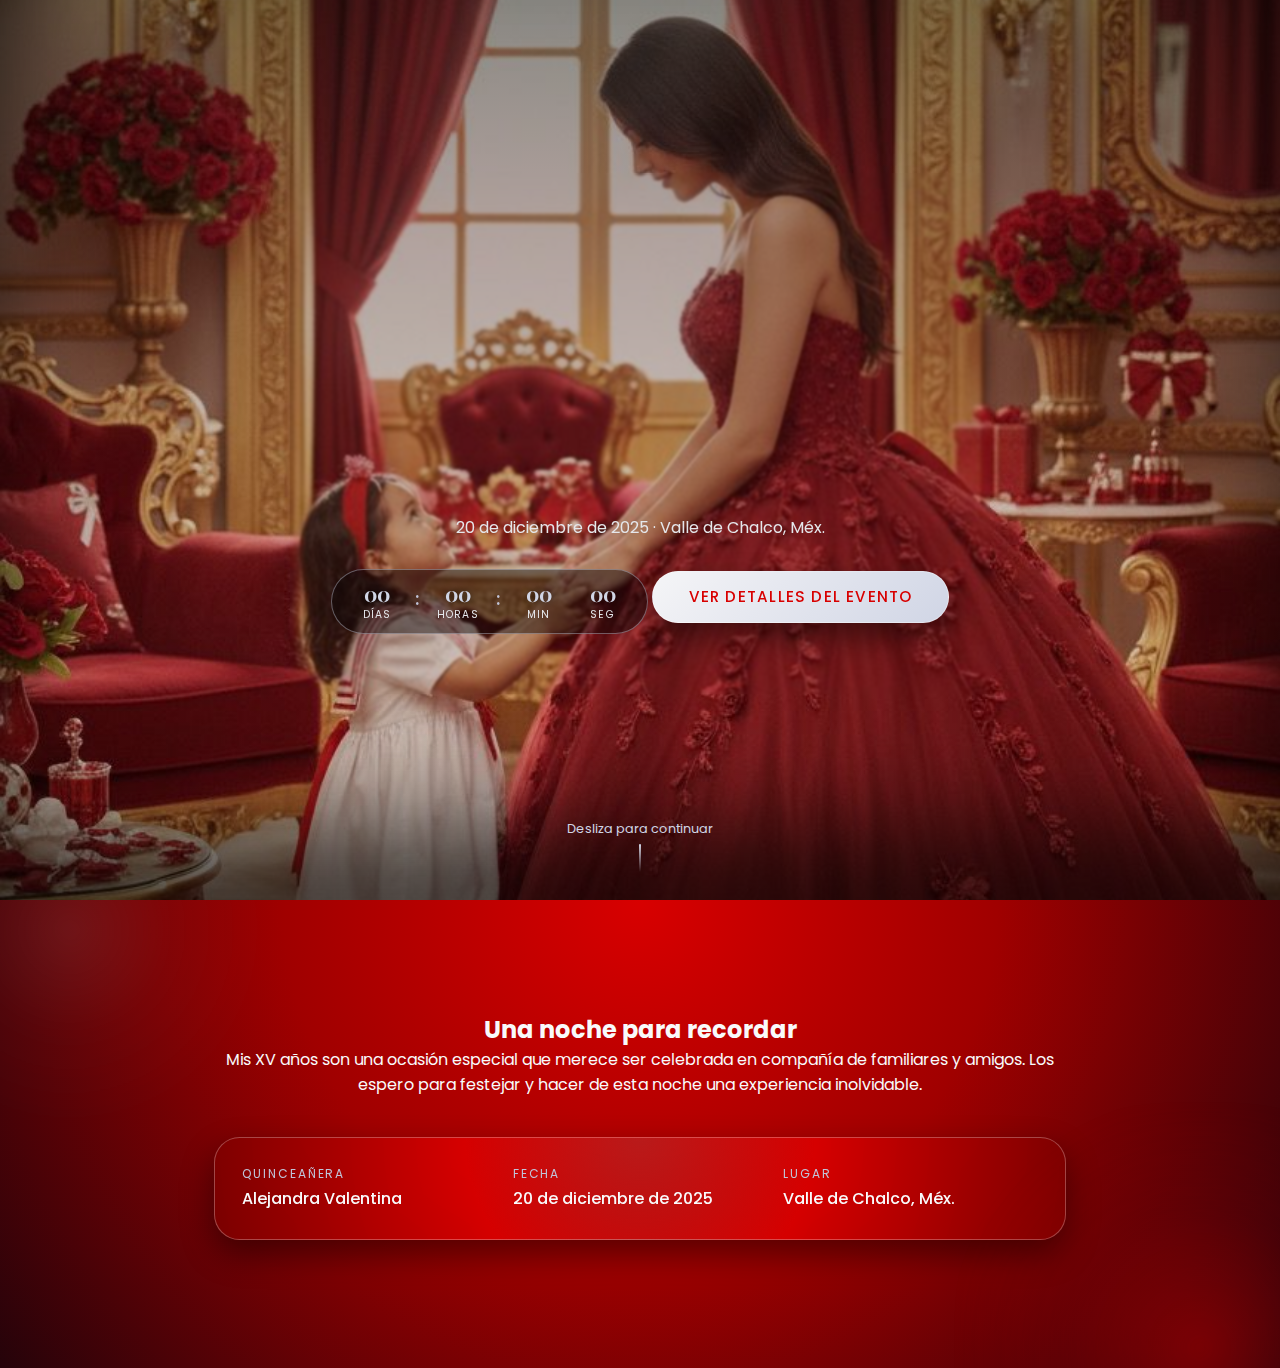
<file: Index.html>
<!DOCTYPE html>
<html lang="es">
<head>
  <meta charset="UTF-8" />
  <meta name="viewport" content="width=device-width, initial-scale=1.0" />
  <title>Invitación XV Años - Alejandra Valentina</title>

  <!-- Fuentes (opcional) -->
  <link rel="preconnect" href="https://fonts.googleapis.com" />
  <link rel="preconnect" href="https://fonts.gstatic.com" crossorigin />
  <link
    href="https://fonts.googleapis.com/css2?family=Playfair+Display:wght@500;700&family=Poppins:wght@300;400;500;600&display=swap"
    rel="stylesheet"
  />
  

  <link rel="stylesheet" href="styles.css" />
</head>
<body>
  <main>
    <!-- SECCIÓN 1: HERO / PORTADA -->
    <section class="hero" id="inicio">
      <div class="hero-inner">
        <div class="hero-tagline animated-tagline">
            <img src="rsc/xv.png" alt="Mis XV Años" class="hero-tagline-img" />
        </div>
        <h1 class="hero-title animated-title">Alejandra Valentina</h1>

        <p class="hero-date">20 de diciembre de 2025 · Valle de Chalco, Méx.</p>

        <!-- CONTADOR REGRESIVO -->
        <div class="countdown" aria-label="Cuenta regresiva para el evento">
          <div class="countdown-item">
            <span class="countdown-number" id="cd-days">00</span>
            <span class="countdown-label">Días</span>
          </div>
          <div class="countdown-separator">:</div>
          <div class="countdown-item">
            <span class="countdown-number" id="cd-hours">00</span>
            <span class="countdown-label">Horas</span>
          </div>
          <div class="countdown-separator">:</div>
          <div class="countdown-item">
            <span class="countdown-number" id="cd-minutes">00</span>
            <span class="countdown-label">Min</span>
          </div>
          <div class="countdown-item">
            <span class="countdown-number" id="cd-seconds">00</span>
            <span class="countdown-label">Seg</span>
          </div>
        </div>

        <a href="#detalles" class="hero-cta">
          Ver detalles del evento
        </a>
      </div>

      <div class="hero-scroll">
        <span>Desliza para continuar</span>
        <div class="hero-scroll-indicator"></div>
      </div>
    </section>

    <section id="detalles" class="details-section">
        <div class="details-inner">
            <!-- Mensaje principal -->
            <div class="details-message">
            <h2 class="details-title">Una noche para recordar</h2>
            <p class="details-text">
                Mis XV años son una ocasión especial que merece ser celebrada en compañía de
                familiares y amigos. Los espero para festejar y hacer de esta noche una experiencia
                inolvidable.
            </p>
            </div>

            <!-- Datos rápidos del evento -->
            <div class="details-summary">
            <div class="details-item">
                <span class="details-label">Quinceañera</span>
                <span class="details-value">Alejandra Valentina</span>
            </div>
            <div class="details-item">
                <span class="details-label">Fecha</span>
                <span class="details-value">20 de diciembre de 2025</span>
            </div>
            <div class="details-item">
                <span class="details-label">Lugar</span>
                <span class="details-value">Valle de Chalco, Méx.</span>
            </div>
            </div>
        </div>
    </section>

  </main>

  <!-- SCRIPT DEL CONTADOR -->
<script>
  const eventDate = new Date("2025-12-20T15:30:00");

  const daysEl = document.getElementById("cd-days");
  const hoursEl = document.getElementById("cd-hours");
  const minutesEl = document.getElementById("cd-minutes");
  const secondsEl = document.getElementById("cd-seconds");

  function animateChange(element, newValue) {
    if (element.textContent === newValue) return;

    element.classList.remove("animate-in");
    element.classList.add("animate-out");

    setTimeout(() => {
      element.textContent = newValue;
      element.classList.remove("animate-out");
      element.classList.add("animate-in");
    }, 250);
  }

  function updateCountdown() {
    const now = new Date();
    const diff = eventDate - now;

    if (diff <= 0) {
      daysEl.textContent = "00";
      hoursEl.textContent = "00";
      minutesEl.textContent = "00";
      secondsEl.textContent = "00";
      return;
    }

    const totalSeconds = Math.floor(diff / 1000);
    const totalMinutes = Math.floor(totalSeconds / 60);
    const totalHours   = Math.floor(totalMinutes / 60);
    const days = Math.floor(totalHours / 24);

    const hours = totalHours % 24;
    const minutes = totalMinutes % 60;
    const seconds = totalSeconds % 60;

    const d = String(days).padStart(2, "0");
    const h = String(hours).padStart(2, "0");
    const m = String(minutes).padStart(2, "0");
    const s = String(seconds).padStart(2, "0");

    animateChange(daysEl, d);
    animateChange(hoursEl, h);
    animateChange(minutesEl, m);
    animateChange(secondsEl, s);
  }

  updateCountdown();
  setInterval(updateCountdown, 1000);
</script>

</body>
</html>
</file>
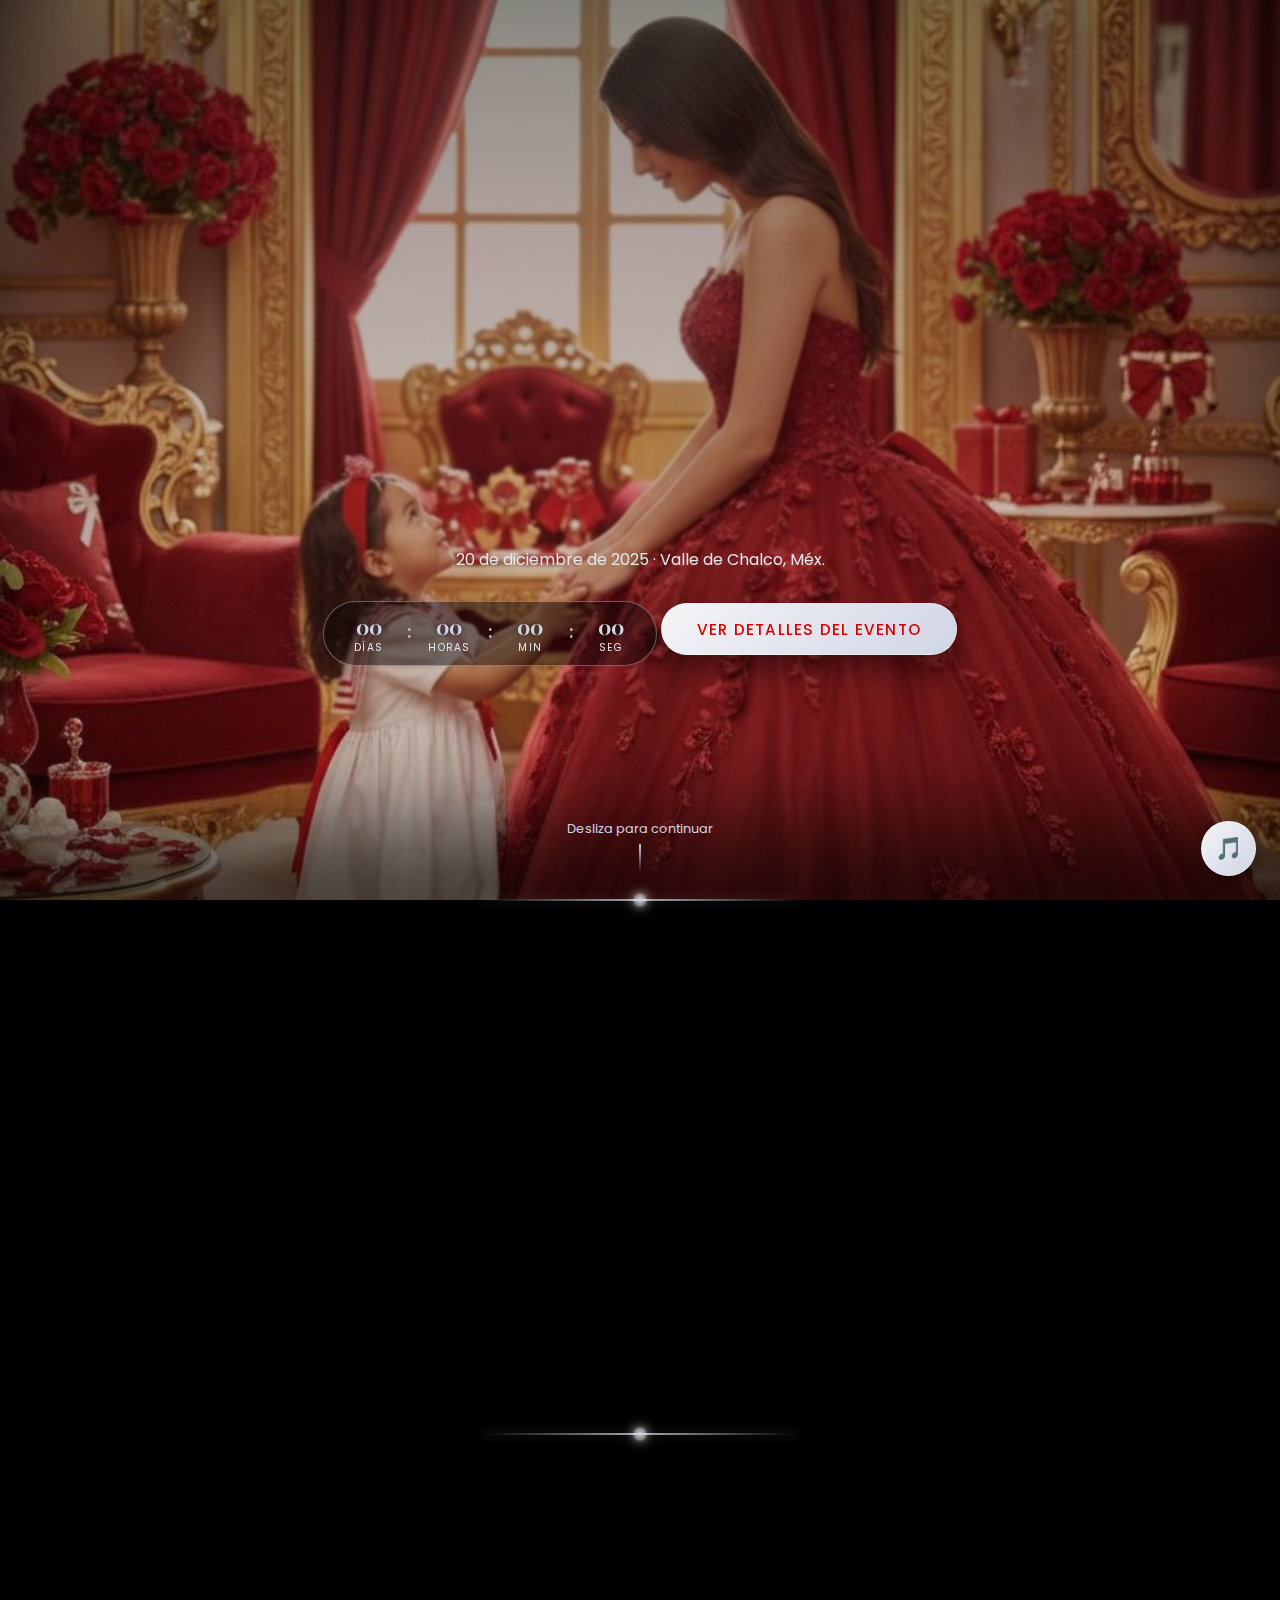
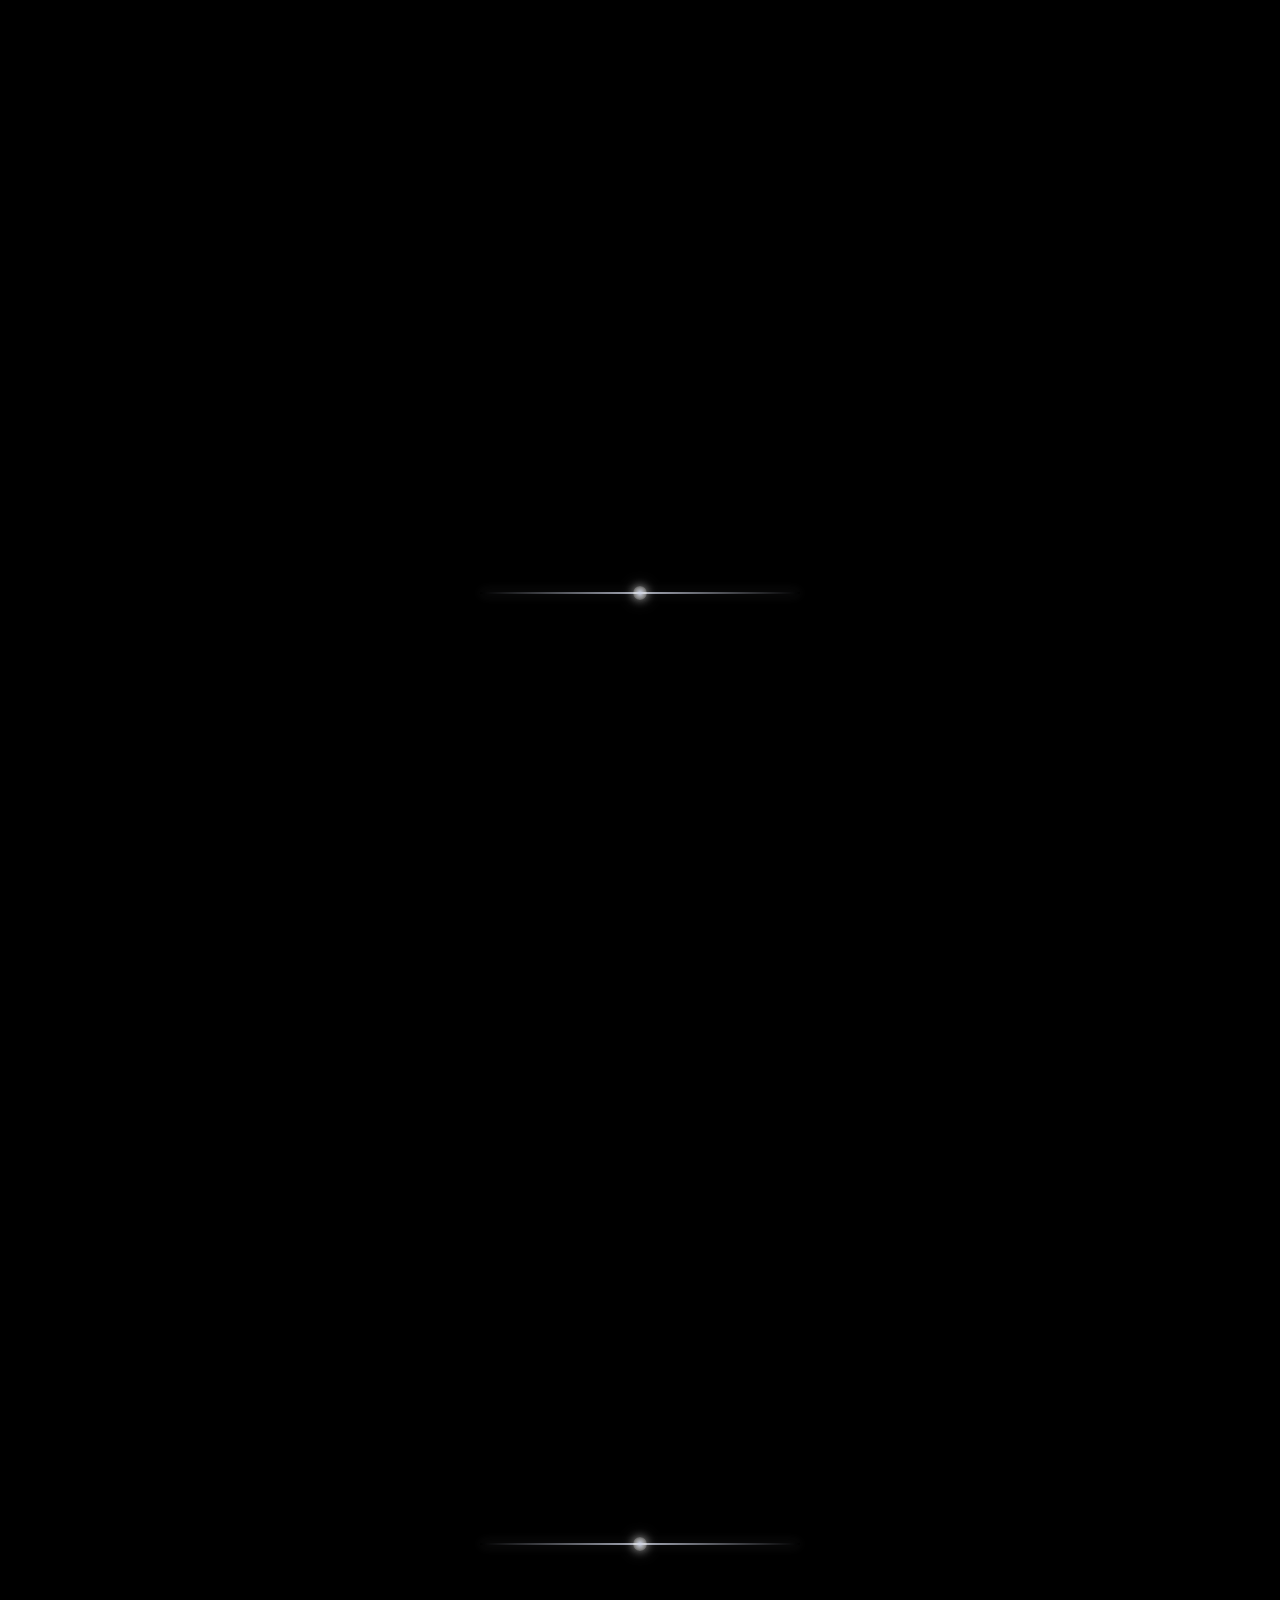
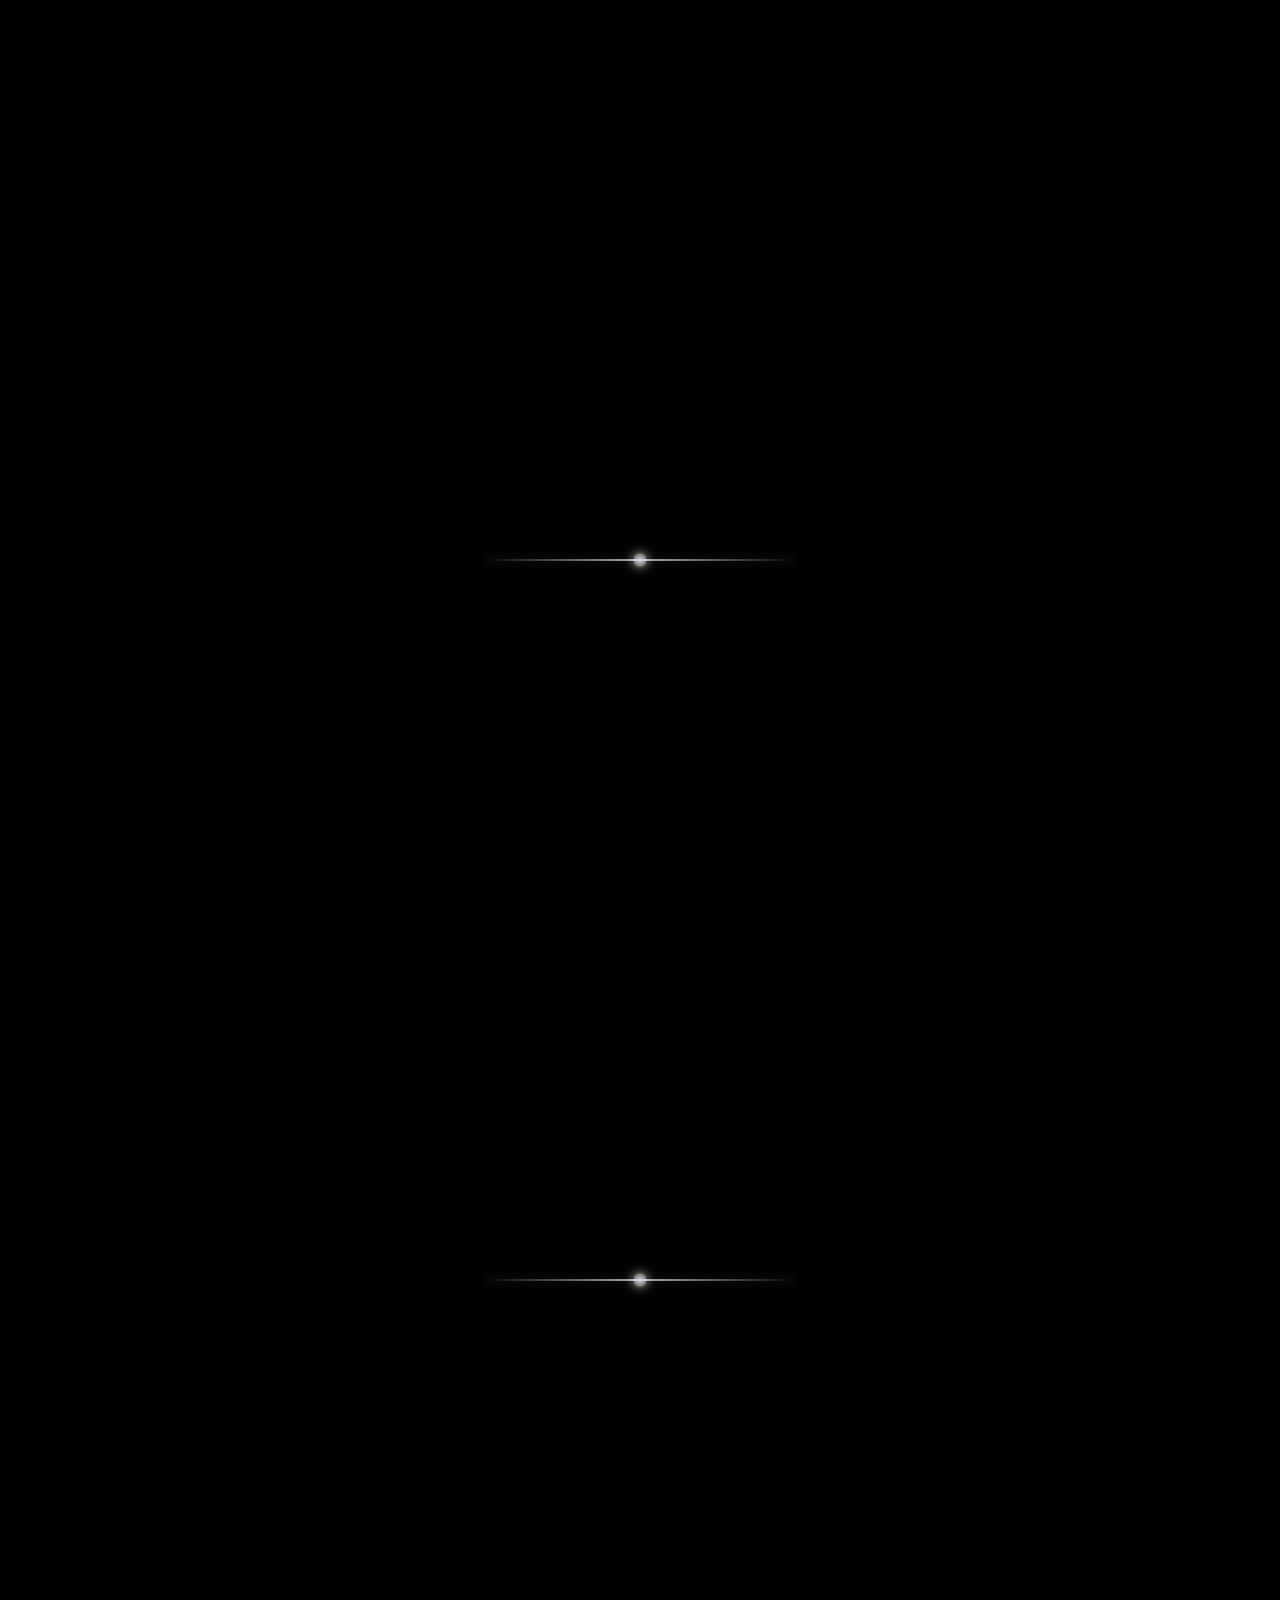
<file: index.html>
<!DOCTYPE html>
<html lang="es">
<head>
  <meta charset="UTF-8" />
  <meta name="viewport" content="width=device-width, initial-scale=1.0" />
  <title>Invitación XV Años - Alejandra Valentina</title>

  <!-- Fuentes -->
  <link rel="preconnect" href="https://fonts.googleapis.com" />
  <link rel="preconnect" href="https://fonts.gstatic.com" crossorigin />
  <link
    href="https://fonts.googleapis.com/css2?family=Playfair+Display:wght@500;700&family=Poppins:wght@300;400;500;600&display=swap"
    rel="stylesheet"
  />
  <link href="https://fonts.googleapis.com/css2?family=Monsieur+La+Doulaise&display=swap" rel="stylesheet">
  <link href="https://fonts.googleapis.com/css2?family=Notable&display=swap" rel="stylesheet">


  <link rel="stylesheet" href="styles.css" />
</head>
<body>
  <main>

    <!-- BOTÓN / CONTROL DE MÚSICA -->
    <button id="music-btn" class="music-button">
      🎵
    </button>

    <audio id="bg-music" loop>
      <source src="rsc/musica.mp3" type="audio/mpeg">
    </audio>

    <!-- SECCIÓN 1: HERO / PORTADA -->
    <section class="hero" id="inicio">
      <div class="hero-inner">
        <div class="hero-tagline animated-tagline">
          <img src="rsc/xv.png" alt="Mis XV Años" class="hero-tagline-img" />
        </div>

        <h1 class="hero-title animated-title">Alejandra Valentina</h1>

        <p class="hero-date">20 de diciembre de 2025 · Valle de Chalco, Méx.</p>

        <!-- CONTADOR REGRESIVO -->
        <div class="countdown" aria-label="Cuenta regresiva para el evento">
          <div class="countdown-item">
            <span class="countdown-number" id="cd-days">00</span>
            <span class="countdown-label">Días</span>
          </div>
          <div class="countdown-separator">:</div>

          <div class="countdown-item">
            <span class="countdown-number" id="cd-hours">00</span>
            <span class="countdown-label">Horas</span>
          </div>
          <div class="countdown-separator">:</div>

          <div class="countdown-item">
            <span class="countdown-number" id="cd-minutes">00</span>
            <span class="countdown-label">Min</span>
          </div>
          <div class="countdown-separator">:</div>

          <div class="countdown-item">
            <span class="countdown-number" id="cd-seconds">00</span>
            <span class="countdown-label">Seg</span>
          </div>
        </div>

        <a href="#detalles" class="hero-cta">
          Ver detalles del evento
        </a>
      </div>

      <div class="hero-scroll">
        <span>Desliza para continuar</span>
        <div class="hero-scroll-indicator"></div>
      </div>
    </section>

    <!-- SEPARADOR 1 -->
    <div class="section-separator"></div>

    <!-- SECCIÓN 2: MENSAJE PRINCIPAL + DATOS -->
    <section id="detalles" class="details-section reveal">
      <div class="details-inner">
        <!-- Mensaje principal -->
        <div class="details-message">
          <h2 class="section-title">Una noche para recordar</h2>
          <p class="section-text">
            Mis XV años son una ocasión especial que merece ser celebrada en compañía de
            familiares y amigos. Los espero para festejar y hacer de esta noche una experiencia
            inolvidable.
          </p>
        </div>

        <!-- Datos rápidos -->
        <div class="details-summary">
          <div class="details-item">
            <span class="details-label">Quinceañera</span>
            <span class="details-value">Alejandra Valentina</span>
          </div>
          <div class="details-item">
            <span class="details-label">Fecha</span>
            <span class="details-value">20 de diciembre de 2025</span>
          </div>
          <div class="details-item">
            <span class="details-label">Lugar</span>
            <span class="details-value">Valle de Chalco, Méx.</span>
          </div>
        </div>
      </div>
    </section>

    <!-- SEPARADOR 2 -->
    <div class="section-separator"></div>

    <!-- SECCIÓN 3: PADRES, PADRINOS, VESTIMENTA, LLUVIA DE SOBRES -->
    <section id="info-general" class="info-section reveal">
      <div class="section-inner">
        <h2 class="section-title">Con mucho amor, junto a mi familia</h2>
        <p class="section-subtitle">
          Acompañada por mis padres, padrinos y todos ustedes, deseo compartir una noche llena de recuerdos inolvidables.
        </p>

        <div class="info-grid">
          <!-- Padres y padrinos -->
          <article class="card">
            <h3 class="card-title">Padres</h3>
            <ul class="info-list">
              <li>Massiel Karina García Quintanilla</li>
              <li>María Concepción Quintanilla Ramírez</li>
              <li>Sergio García Márquez</li>
            </ul>

            <h3 class="card-title card-title-secondary">Padrinos</h3>
            <ul class="info-list">
              <li>Mayra García Quintanilla</li>
              <li>Oscar Hernández Martínez</li>
            </ul>
          </article>

          <!-- Código de vestimenta -->
          <article class="card">
            <h3 class="card-title">Código de vestimenta</h3>
            <p class="card-text">
              La ocasión merece un toque elegante. Te invitamos a asistir con
              <strong>vestimenta formal</strong>.
            </p>
            <p class="card-text highlight-red">
              El color <strong>ROJO</strong> está reservado exclusivamente para la quinceañera.
            </p>
          </article>

          <!-- Lluvia de sobres -->
          <article class="card">
            <h3 class="card-title">Lluvia de sobres</h3>
            <p class="card-text">
              En el evento habrá un buzón destinado para los sobres.
            </p>
            <p class="card-text">
              Mi mayor regalo será tu compañía, pero si deseas contribuir,
              estaremos muy agradecidos con tu apoyo.
            </p>
          </article>
        </div>
      </div>
    </section>

    <!-- SEPARADOR 3 -->
    <div class="section-separator"></div>

    <!-- SECCIÓN 4: ITINERARIO + RETO DE FOTOS -->
    <section id="itinerario" class="schedule-section reveal">
      <div class="section-inner">
        <h2 class="section-title">Itinerario del evento</h2>
        <p class="section-subtitle">
          Te comparto los momentos más importantes de esta noche especial.
        </p>

        <div class="schedule-grid">
          <!-- Timeline -->
      <div class="timeline">
  <div class="timeline-item">
    <span class="timeline-particle p2"></span>
    <span class="timeline-particle p3"></span>

    <div class="timeline-time">3:30 pm</div>
    <div class="timeline-content">
      <h3>Ceremonia</h3>
      <p>Misa de acción de gracias.</p>
    </div>
  </div>

  <div class="timeline-item">
    <span class="timeline-particle p2"></span>
    <span class="timeline-particle p3"></span>

    <div class="timeline-time">5:30 pm</div>
    <div class="timeline-content">
      <h3>Recepción</h3>
      <p>Bienvenida a los invitados.</p>
    </div>
  </div>

  <div class="timeline-item">
    <span class="timeline-particle p2"></span>
    <span class="timeline-particle p3"></span>

    <div class="timeline-time">6:00 pm</div>
    <div class="timeline-content">
      <h3>Comida</h3>
      <p>Disfrutemos juntos de una deliciosa cena.</p>
    </div>
  </div>

  <div class="timeline-item">
    <span class="timeline-particle p2"></span>
    <span class="timeline-particle p3"></span>

    <div class="timeline-time">8:00 pm</div>
    <div class="timeline-content">
      <h3>Mesa de dulces</h3>
      <p>Un rincón dulce para todos los invitados.</p>
    </div>
  </div>

  <div class="timeline-item">
    <span class="timeline-particle p2"></span>
    <span class="timeline-particle p3"></span>

    <div class="timeline-time">8:15 pm</div>
    <div class="timeline-content">
      <h3>Reto de fotos</h3>
      <p>¡A posar con todos los invitados!</p>
    </div>
  </div>

  <div class="timeline-item">
    <span class="timeline-particle p2"></span>
    <span class="timeline-particle p3"></span>

    <div class="timeline-time">9:00 pm</div>
    <div class="timeline-content">
      <h3>Vals</h3>
      <p>Un momento muy especial para recordar siempre.</p>
    </div>
  </div>

  <div class="timeline-item">
    <span class="timeline-particle p2"></span>
    <span class="timeline-particle p3"></span>

    <div class="timeline-time">10:30 pm</div>
    <div class="timeline-content">
      <h3>Baile</h3>
      <p>Que comience la fiesta.</p>
    </div>
  </div>

  <div class="timeline-item">
    <span class="timeline-particle p2"></span>
    <span class="timeline-particle p3"></span>

    <div class="timeline-time">4:00 am</div>
    <div class="timeline-content">
      <h3>Fin del evento</h3>
      <p>Gracias por ser parte de esta noche inolvidable.</p>
    </div>
  </div>
</div>


          <!-- Reto de fotos -->
          <article class="card card-emphasis">
            <h3 class="card-title">Reto de fotos en 2:45 min</h3>
            <p class="card-text">
              Al sonar la canción <strong>“Bad Reputation”</strong>, la quinceañera, su corte de honor
              y el fotógrafo pasarán mesa por mesa para tomarse fotos con todos los invitados.
            </p>
            <p class="card-text">
              En tan solo <strong>2:45 minutos</strong>, saca tu mejor pose y sonríe. 📸
            </p>
          </article>
        </div>
      </div>
    </section>

    <!-- SEPARADOR 4 -->
    <div class="section-separator"></div>

    <!-- SECCIÓN 5: UBICACIONES -->
    <section id="ubicaciones" class="locations-section reveal">
      <div class="section-inner">
        <h2 class="section-title">Ubicaciones</h2>
        <p class="section-subtitle">
          Da clic en cada ubicación para abrirla en Google Maps.
        </p>

        <div class="locations-grid">
          <!-- Misa -->
          <article class="card">
            <h3 class="card-title">Ceremonia religiosa</h3>
            <p class="card-text">
              <strong>Parroquia San José</strong><br />
              Av. Ricardo Flores Magón Manzana 005, Independencia,<br />
              56617 Valle de Chalco Solidaridad, Méx.
            </p>
            <a
              href="https://www.google.com/maps/place/Parroquia+de+San+Jos%C3%A9/@19.3013096,-98.9345322,17z/data=!4m10!1m2!2m1!1sParroquia+de+San+Jos%C3%A9!3m6!1s0x85ce1c2d4ed05da9:0x29a1146e461cc4fc!8m2!3d19.3012503!4d-98.9345699![base64]!16s%2Fg%2F11b6qztlm5?hl=en&entry=ttu&g_ep=EgoyMDI1MTExMi4wIKXMDSoASAFQAw%3D%3D"
              target="_blank"
              class="btn-link"
            >
              Ver en Google Maps
            </a>
          </article>

          <!-- Recepción -->
          <article class="card">
            <h3 class="card-title">Recepción</h3>
            <p class="card-text">
              <strong>Norte 27 #105, Col. Independencia</strong><br />
              Entre Oriente 1 y Av. del Mazo,<br />
              Valle de Chalco, Méx.
            </p>
            <a
              href="https://www.google.com/maps/place//@19.3010674,-98.9411583,17z/data=!4m6!1m5!3m4!2zMTnCsDE4JzAzLjgiTiA5OMKwNTYnMTguOSJX!8m2!3d19.3010674!4d-98.9385834?hl=en&entry=ttu&g_ep=EgoyMDI1MTExMi4wIKXMDSoASAFQAw%3D%3D"
              target="_blank"
              class="btn-link"
            >
              Ver en Google Maps
            </a>
          </article>
        </div>
      </div>
    </section>

    <!-- SEPARADOR 5 -->
    <div class="section-separator"></div>

    <!-- SECCIÓN 6: ÁLBUM DIGITAL + HASHTAG + CONFIRMACIÓN -->
    <section id="album-rsvp" class="album-section reveal">
      <div class="section-inner">
        <h2 class="section-title">Comparte tus recuerdos</h2>
        <p class="section-subtitle">
          Hagamos que los recuerdos de mi día especial duren para siempre.
          Te invito a compartir las fotos que tomes durante el evento.
        </p>

        <div class="album-grid">
          <!-- Hashtag + botones -->
          <article class="card">
            <h3 class="card-title">Redes sociales</h3>
            <p class="card-text">
              Usa el hashtag oficial:
            </p>
            <p class="card-text hashtag">
              #XVdevalentina2025
            </p>
            <p class="card-text">
              Sube tus fotos a tus redes usando el hashtag para que podamos encontrarlas.
            </p>
          </article>

          <!-- Álbum digital -->
          <article class="card">
            <h3 class="card-title">Álbum digital</h3>
            <p class="card-text">
              También podrás subir tus fotos al álbum digital durante el evento.
            </p>
            <a href="galeria.html" target="_blank" class="btn-link">
              Ir al álbum digital
            </a>
            <p class="card-text small-note">
              En la fiesta habrá un código QR impreso para escanear y subir fotos en el momento.
            </p>
          </article>

          <!-- Confirmación de asistencia -->
          <article class="card">
            <h3 class="card-title">Confirmación de asistencia</h3>
            <p class="card-text">
              Favor de confirmar tu asistencia antes del
              <strong>10 de diciembre de 2025</strong>.
            </p>
            <p class="card-text">
              Teléfono: <strong>5616376328</strong>
            </p>
            <a
              href="https://wa.me/525616376328?text=Confirmo%20mi%20asistencia%20a%20los%20XV%20de%20Alejandra%20Valentina"
              target="_blank"
              class="btn-link"
            >
              Confirmar por WhatsApp
            </a>
          </article>
        </div>
      </div>
    </section>

    <!-- SEPARADOR 6 -->
    <div class="section-separator"></div>

    <!-- FOOTER / CIERRE -->
    <footer class="page-footer reveal">
      <p class="footer-text">
        Gracias por ser parte de este momento tan especial en mi vida.
      </p>
    </footer>

  </main>

  <!-- SCRIPT: CONTADOR + MÚSICA + REVEAL -->
  <script>
    const eventDate = new Date("2025-12-20T15:30:00");

    const daysEl = document.getElementById("cd-days");
    const hoursEl = document.getElementById("cd-hours");
    const minutesEl = document.getElementById("cd-minutes");
    const secondsEl = document.getElementById("cd-seconds");

    function animateChange(element, newValue) {
      if (element.textContent === newValue) return;

      element.classList.remove("animate-in");
      element.classList.add("animate-out");

      setTimeout(() => {
        element.textContent = newValue;
        element.classList.remove("animate-out");
        element.classList.add("animate-in");
      }, 250);
    }

    function updateCountdown() {
      const now = new Date();
      const diff = eventDate - now;

      if (diff <= 0) {
        ["00", "00", "00", "00"].forEach((v, i) => {
          [daysEl, hoursEl, minutesEl, secondsEl][i].textContent = v;
        });
        return;
      }

      const totalSeconds = Math.floor(diff / 1000);
      const totalMinutes = Math.floor(totalSeconds / 60);
      const totalHours   = Math.floor(totalMinutes / 60);
      const days = Math.floor(totalHours / 24);

      const hours = totalHours % 24;
      const minutes = totalMinutes % 60;
      const seconds = totalSeconds % 60;

      const d = String(days).padStart(2, "0");
      const h = String(hours).padStart(2, "0");
      const m = String(minutes).padStart(2, "0");
      const s = String(seconds).padStart(2, "0");

      animateChange(daysEl, d);
      animateChange(hoursEl, h);
      animateChange(minutesEl, m);
      animateChange(secondsEl, s);
    }

    updateCountdown();
    setInterval(updateCountdown, 1000);

    const audio = document.getElementById("bg-music");
    const musicBtn = document.getElementById("music-btn");
    let isPlaying = false;

    musicBtn.addEventListener("click", () => {
      if (!isPlaying) {
        audio.play();
        isPlaying = true;
        musicBtn.classList.add("active");
      } else {
        audio.pause();
        isPlaying = false;
        musicBtn.classList.remove("active");
      }
    });

    // =========================
    // REVEAL POR SCROLL
    // =========================
    const revealElements = document.querySelectorAll(".reveal");

    const observer = new IntersectionObserver(
      (entries, obs) => {
        entries.forEach(entry => {
          if (entry.isIntersecting) {
            entry.target.classList.add("reveal-visible");
            obs.unobserve(entry.target);
          }
        });
      },
      {
        threshold: 0.2
      }
    );

    revealElements.forEach(el => observer.observe(el));
  </script>
</body>
</html>
</file>
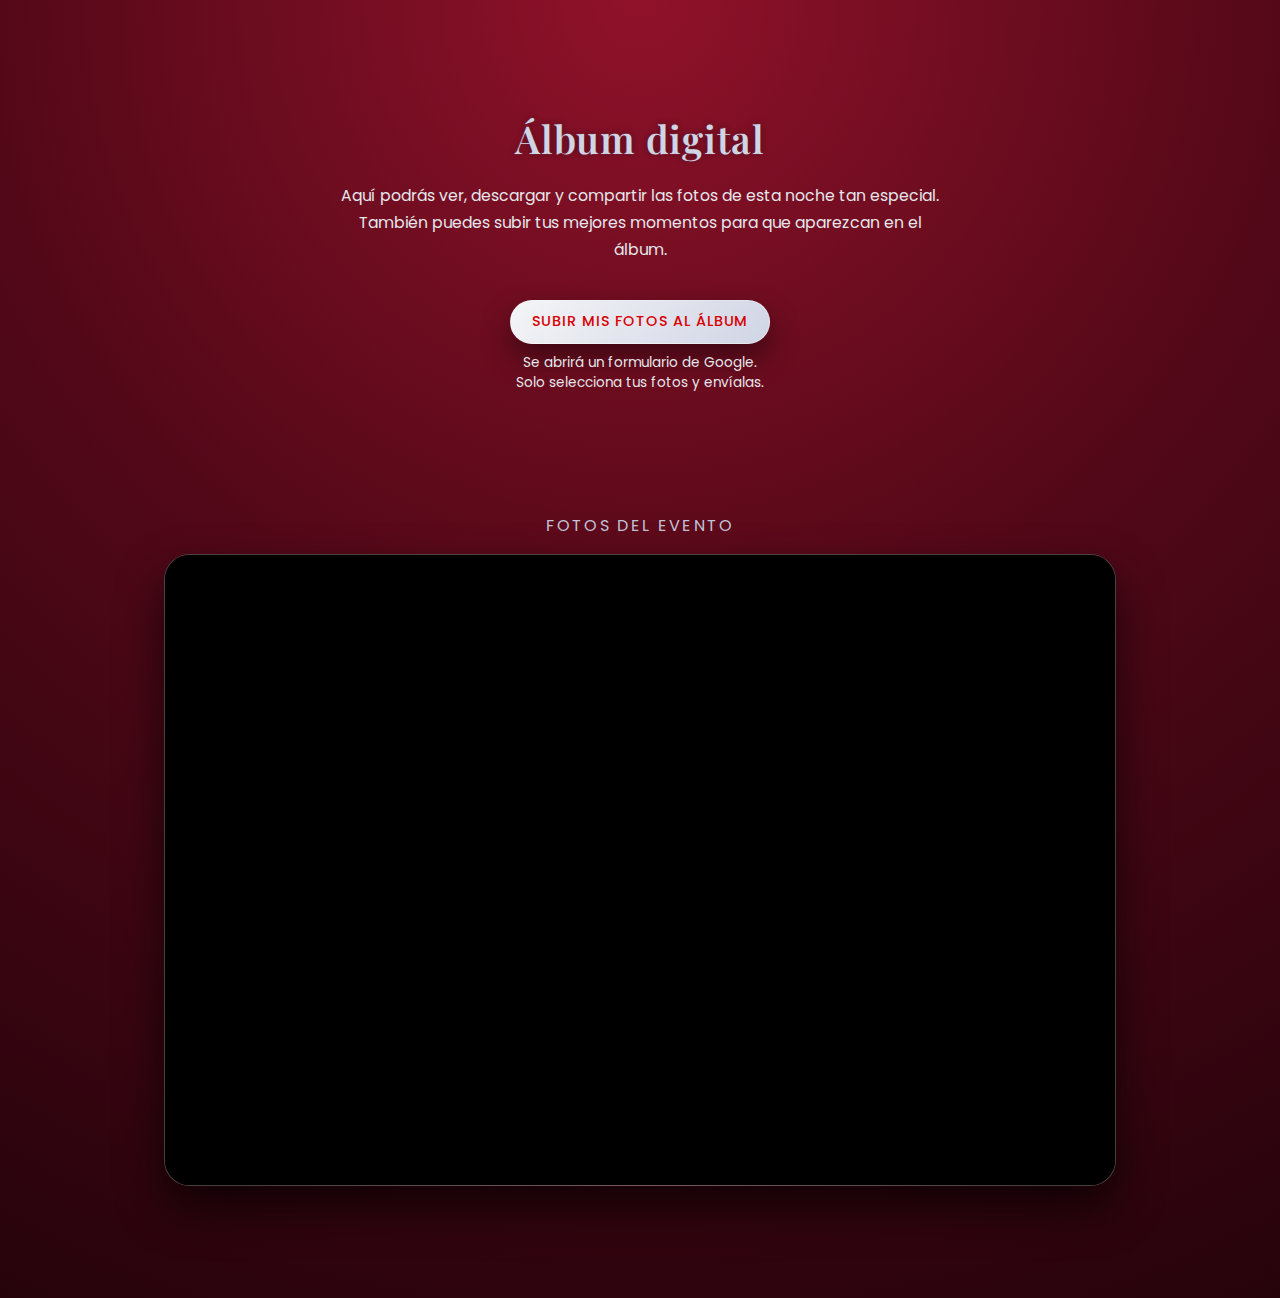
<file: galeria.html>
<!DOCTYPE html>
<html lang="es">
<head>
  <meta charset="UTF-8" />
  <meta name="viewport" content="width=device-width, initial-scale=1.0" />
  <title>Galería de fotos - XV Alejandra Valentina</title>

  <!-- Tus fuentes y estilos globales -->
  <link rel="preconnect" href="https://fonts.googleapis.com" />
  <link rel="preconnect" href="https://fonts.gstatic.com" crossorigin />
  <link
    href="https://fonts.googleapis.com/css2?family=Playfair+Display:wght@500;700&family=Poppins:wght@300;400;500;600&display=swap"
    rel="stylesheet"
  />
  <link rel="stylesheet" href="styles.css" />

  <style>
    /* Fondo similar al estilo general */
    body {
      background: radial-gradient(circle at top, #90122a 0%, #530818 45%, #26030b 100%);
      color: var(--color-text-primary);
    }

    .gallery-page {
      min-height: 100vh;
      display: flex;
      flex-direction: column;
    }

    .gallery-hero {
      padding-top: 3.5rem;
    }

    .gallery-hero .section-inner {
      text-align: center;
    }

    .gallery-intro {
      font-size: 0.98rem;
      max-width: 600px;
      margin: 0.6rem auto 1.8rem;
      color: var(--color-text-secondary);
      line-height: 1.7;
    }

    .gallery-upload-note {
      font-size: 0.85rem;
      color: var(--color-text-secondary);
      margin-top: 0.6rem;
    }

    .gallery-view {
      padding-bottom: 3rem;
    }

    .gallery-frame-wrapper {
      max-width: 1000px;
      margin: 0 auto;
      border-radius: 1.6rem;
      overflow: hidden;
      box-shadow: 0 22px 45px rgba(0, 0, 0, 0.65);
      border: 1px solid rgba(255, 255, 255, 0.25);
      background: radial-gradient(circle at top, #ffeded20 0%, #000000cc 50%);
      backdrop-filter: blur(8px);
    }

    .gallery-frame {
      width: 100%;
      height: 70vh;
      border: none;
      display: block;
      background-color: #000;
    }

    .gallery-subtitle {
      font-size: 1rem;
      text-align: center;
      margin-bottom: 1rem;
      text-transform: uppercase;
      letter-spacing: 0.14em;
      color: var(--color-silver-soft);
    }

    @media (max-width: 768px) {
      .gallery-frame {
        height: 60vh;
      }
    }
  </style>
</head>
<body>
  <main class="gallery-page">

    <!-- INTRO -->
    <section class="gallery-hero">
      <div class="section-inner">
        <h1 class="section-title">Álbum digital</h1>

        <p class="gallery-intro">
          Aquí podrás ver, descargar y compartir las fotos de esta noche tan especial.
          También puedes subir tus mejores momentos para que aparezcan en el álbum.
        </p>

        <!-- BOTÓN SUBIR (Google Forms) -->
        <a
          href="https://docs.google.com/forms/d/e/1FAIpQLSfUw8GCy-R_MS9dj0jx8imEYVrXMzv-ZmlaIV2LD8vr3z-N4g/viewform?usp=header"
          target="_blank"
          class="btn-link"
        >
          Subir mis fotos al álbum
        </a>

        <p class="gallery-upload-note">
          Se abrirá un formulario de Google.<br>
          Solo selecciona tus fotos y envíalas.
        </p>
      </div>
    </section>

    <!-- GALERÍA EMBEBIDA -->
    <section class="gallery-view">
      <div class="section-inner">
        <p class="gallery-subtitle">Fotos del evento</p>

        <div class="gallery-frame-wrapper">
          <iframe
            class="gallery-frame"
            loading="lazy"
            src="https://drive.google.com/embeddedfolderview?id=1lu5hNYBdHiVg-KuNR9xI8VJN75VR15HNOTtewB3FR4xnywlQmVpHsSMhoVTIcM2hoVzGNQw0#grid"
          ></iframe>
        </div>
      </div>
    </section>

  </main>
</body>
</html>
</file>
<file: styles.css>
/* =========================
   Variables y estilos base
   ========================= */
:root {
  /* Fondo y overlays */
  --color-bg-dark: #260106;
  --color-bg-dark-soft: #3a0208;

  /* Rojos (paleta alrededor de #d80000) */
  --color-red-main: #d80000;   /* rojo principal */
  --color-red-deep: #a00000;   /* rojo oscuro */
  --color-red-soft: #ff4a4a;   /* rojo claro / brillo */

  /* Platas / grises claros */
  --color-silver-main: #d0d5e5;
  --color-silver-soft: #c0c4d8;

  /* Texto */
  --color-text-primary: #f9fafb;
  --color-text-secondary: #e5e7eb;

  /* Botones */
  --radius-pill: 999px;
  --shadow-soft: 0 14px 30px rgba(0, 0, 0, 0.45);
}

*,
*::before,
*::after {
  box-sizing: border-box;
  margin: 0;
  padding: 0;
}

body {
  font-family: "Poppins", system-ui, -apple-system, BlinkMacSystemFont, sans-serif;
  background-color: #000;
  color: var(--color-text-primary);
  min-height: 100vh;
}

/* Elementos reutilizables */

.section-inner {
  max-width: 1000px;
  margin: 0 auto;
  padding: 3.5rem 1.5rem 4rem;
}

.section-title {
  font-family: "Playfair Display", serif;
  font-size: clamp(1.8rem, 4vw, 2.4rem);
  text-align: center;
  margin-bottom: 1.2rem;
  color: var(--color-silver-main);
  letter-spacing: 0.02em;
  font-weight: 600;
  text-shadow:
    0 0 6px rgba(0, 0, 0, 0.45),
    0 0 2px rgba(255, 255, 255, 0.2);
}


.section-subtitle {
  font-family: "Poppins", sans-serif;
  font-size: 1rem;
  color: var(--color-text-secondary);
  text-align: center;
  max-width: 620px;
  margin: 0.3rem auto 2.2rem;
  line-height: 1.6;
}

/* Decoradores para subtítulos: líneas sutiles arriba/abajo centradas */
.section-subtitle {
  position: relative;
  padding: 0.6rem 0; /* espacio para las líneas decorativas */
}

.section-subtitle::before,
.section-subtitle::after {
  content: "";
  position: absolute;
  left: 50%;
  transform: translateX(-50%);
  width: 70%;
  height: 3px;
  background: linear-gradient(to right, transparent, var(--color-silver-main), transparent);
  opacity: 0.85;
  border-radius: 999px;
  pointer-events: none;
}

.section-subtitle::before {
  top: 0; /* línea superior justo encima del texto */
  transform: translateX(-50%) translateY(-12px);
}

.section-subtitle::after {
  bottom: 0; /* línea inferior justo debajo del texto */
  transform: translateX(-50%) translateY(12px);
}

/* Variante: subtítulos más ornamentados (añade un pequeño rombo central) */
.section-subtitle.ornamented::after {
  width: 70%;
  height: 3px;
  background: linear-gradient(to right, transparent, var(--color-silver-main), transparent), radial-gradient(circle at center, var(--color-silver-main) 0 4px, transparent 5px);
  background-repeat: no-repeat;
  background-size: 100% 3px, 10px 10px;
  background-position: center, center calc(100% + 8px);
}

.section-text {
  font-size: 0.98rem;
  line-height: 1.7;
  color: var(--color-text-secondary);
  max-width: 640px;
  margin: 0 auto;
}

/* Tarjetas reutilizables */
/* Tarjetas reutilizables: mismo estilo que el resumen de detalles */
.card {
  padding: 1.6rem 1.5rem;
  border-radius: 1.5rem;

  /* Mismo tipo de rojo cálido que .details-summary */
  background: radial-gradient(
    circle at top,
    rgba(255, 255, 255, 0.10) 0%,
    rgba(216, 0, 0, 0.95) 40%,
    rgba(122, 0, 0, 0.98) 100%
  );

  border: 1px solid rgba(255, 255, 255, 0.28);
  box-shadow: 0 14px 32px rgba(0, 0, 0, 0.45);
  backdrop-filter: blur(10px);
}

.card-title {
  font-family: "Playfair Display", "Times New Roman", serif;
  font-size: 1.1rem;
  margin-bottom: 0.6rem;
  color: var(--color-silver-main);
}

.card-title-secondary {
  margin-top: 1.4rem;
}

.card-text {
  font-size: 0.95rem;
  color: var(--color-text-secondary);
  line-height: 1.7;
  margin-bottom: 0.6rem;
}

.card-text strong {
  color: var(--color-text-primary);
}

/* Versión de tarjeta enfatizada (reto de fotos, etc.) un poco más brillante */
.card-emphasis {
  border-color: rgba(255, 255, 255, 0.4);
  background: radial-gradient(
    circle at top,
    rgba(255, 255, 255, 0.14) 0%,
    rgba(255, 74, 74, 0.98) 35%,
    rgba(216, 0, 0, 0.98) 100%
  );
}


/* Botón / link reutilizable */

.btn-link {
  display: inline-block;
  margin-top: 0.5rem;
  padding: 0.65rem 1.3rem;
  border-radius: 999px;
  border: 1px solid rgba(255, 255, 255, 0.35);
  background-image: linear-gradient(135deg, #f5f5f7, var(--color-silver-main));
  color: var(--color-red-main);
  font-size: 0.9rem;
  font-weight: 500;
  text-decoration: none;
  letter-spacing: 0.06em;
  text-transform: uppercase;
  box-shadow: var(--shadow-soft);
  transition: all 0.18s ease;
}

.btn-link:hover {
  transform: translateY(-1px);
  box-shadow: 0 18px 35px rgba(0, 0, 0, 0.55);
  background-image: linear-gradient(135deg, var(--color-silver-soft), #f5f5f7);
  color: var(--color-red-soft);
}

/* =========================
   SECCIÓN HERO / PORTADA
   ========================= */

.hero {
  position: relative;
  min-height: 100vh;
  display: flex;
  align-items: center;
  justify-content: center;
  text-align: center;
  padding: 2rem 1.5rem 4rem;
  color: var(--color-text-primary);

  background-image:
    linear-gradient(
      to bottom,
      rgba(0, 0, 0, 0.45) 0%,
      rgba(38, 1, 6, 0.35) 25%,
      rgba(38, 1, 6, 0.24) 55%,
      rgba(38, 1, 6, 0.10) 100%
    ),
    url("rsc/cabecera.jpg");

  background-size: cover;
  background-position: center;
  background-repeat: no-repeat;
}

.hero::after {
  content: "";
  position: absolute;
  inset: 0;
  box-shadow: inset 0 -80px 100px rgba(0, 0, 0, 0.65);
  pointer-events: none;
}

.hero-inner {
  position: relative;
  max-width: 700px;
  z-index: 1;
  padding: 2rem 1.5rem;
  backdrop-filter: blur(1px);
}

.hero-tagline {
  margin-bottom: 0.75rem;
}

/* Imagen del logo Mis XV Años */
.hero-tagline-img {
  display: block;
  max-width: 260px;
  width: 100%;
  height: auto;
  margin: 0 auto;
  filter: drop-shadow(0 10px 18px rgba(0, 0, 0, 0.7));
}

.hero-title {
  font-family: "Notable", sans-serif;
  font-size: clamp(2.8rem, 3vw, 5rem); /* MUCHÍSIMO MÁS GRANDE */
  font-weight: 400;
  color: var(--color-silver-main);

  text-transform: uppercase;
  letter-spacing: 0.08em;

  position: relative;
  margin: 1.4rem auto 2.2rem;
  display: inline-block;

  text-shadow:
    0 0 22px rgba(0, 0, 0, 0.85),
    0 0 10px rgba(255, 255, 255, 0.15);
}

/* Línea decorativa 1 (arriba) */
.hero-title::before {
  content: "";
  position: absolute;
  top: -14px;
  left: 50%;
  transform: translateX(-50%);
  width: 85%;
  height: 3px;
  background: linear-gradient(to right,
    transparent,
    var(--color-silver-main),
    transparent
  );
  opacity: 0.8;
  border-radius: 999px;
}

/* Línea decorativa 2 (abajo) */
.hero-title::after {
  content: "";
  position: absolute;
  bottom: -14px;
  left: 50%;
  transform: translateX(-50%);
  width: 85%;
  height: 3px;
  background: linear-gradient(to right,
    transparent,
    var(--color-silver-main),
    transparent
  );
  opacity: 0.8;
  border-radius: 999px;
}




.hero-date {
  font-size: 1rem;
  color: var(--color-text-secondary);
  margin-bottom: 1.8rem;
}

.hero-cta {
  display: inline-block;
  padding: 0.85rem 2.2rem;
  border-radius: var(--radius-pill);
  font-size: 0.95rem;
  font-weight: 500;
  text-decoration: none;
  letter-spacing: 0.08em;
  text-transform: uppercase;
  border: 1px solid rgba(255, 255, 255, 0.3);
  background-image: linear-gradient(135deg, #f5f5f7, var(--color-silver-main));
  color: var(--color-red-main);
  box-shadow: var(--shadow-soft);
  transition:
    transform 0.18s ease,
    box-shadow 0.18s ease,
    background 0.18s ease,
    color 0.18s ease;
}

.hero-cta:hover {
  transform: translateY(-2px);
  box-shadow: 0 18px 35px rgba(0, 0, 0, 0.55);
  background-image: linear-gradient(135deg, var(--color-silver-soft), #f5f5f7);
  color: var(--color-red-soft);
}

/* Indicador de scroll */

.hero-scroll {
  position: absolute;
  bottom: 1.75rem;
  left: 50%;
  transform: translateX(-50%);
  text-align: center;
  font-size: 0.8rem;
  color: var(--color-silver-main);
  z-index: 1;
}

.hero-scroll-indicator {
  width: 2px;
  height: 28px;
  margin: 0.4rem auto 0;
  border-radius: 999px;
  background: linear-gradient(to bottom, var(--color-silver-main), transparent);
  animation: scrollPulse 1.4s ease-in-out infinite;
}

@keyframes scrollPulse {
  0% { opacity: 0.2; transform: translateY(0); }
  50% { opacity: 1; transform: translateY(6px); }
  100% { opacity: 0.3; transform: translateY(0); }
}

/* =========================
   CONTADOR REGRESIVO HERO
   ========================= */

.countdown {
  display: inline-flex;
  align-items: center;
  justify-content: center;
  gap: 0.8rem;
  padding: 0.6rem 1.2rem;
  margin-bottom: 1.8rem;
  border-radius: 999px;
  background: rgba(11, 5, 6, 0.45);
  border: 1px solid rgba(208, 213, 229, 0.4);
  backdrop-filter: blur(8px);
}

.countdown-item {
  display: flex;
  flex-direction: column;
  align-items: center;
  min-width: 3.2rem;
}

.countdown-number {
  font-family: "Playfair Display", "Times New Roman", serif;
  font-size: 1.3rem;
  font-weight: 700;
  color: var(--color-silver-main);
  text-shadow: 0 0 6px rgba(0, 0, 0, 0.7);
  min-width: 32px;
  text-align: center;
}

/* Animación del número del contador */
.animate-in {
  animation: fadeInUp 0.45s ease both;
}

.animate-out {
  animation: fadeOutDown 0.45s ease both;
}

@keyframes fadeInUp {
  0% { opacity: 0; transform: translateY(10px); }
  100% { opacity: 1; transform: translateY(0); }
}

@keyframes fadeOutDown {
  0% { opacity: 1; transform: translateY(0); }
  100% { opacity: 0; transform: translateY(-10px); }
}

.countdown-label {
  font-size: 0.65rem;
  text-transform: uppercase;
  letter-spacing: 0.12em;
  color: var(--color-text-secondary);
}

.countdown-separator {
  font-size: 1.1rem;
  font-weight: 600;
  color: var(--color-silver-soft);
  transform: translateY(-2px);
}

/* =========================
   ANIMACIONES DEL HERO
   ========================= */

.animated-tagline {
  display: inline-block;
  opacity: 0;
  animation: taglineFade 1.2s ease forwards;
  animation-delay: 0.2s;
}

.animated-title {
  opacity: 0;
  transform: translateY(15px);
  animation: titleFade 1.4s ease forwards;
  animation-delay: 0.6s;
}

@keyframes taglineFade {
  0% { opacity: 0; transform: translateY(-15px) scale(0.92); }
  100% { opacity: 1; transform: translateY(0) scale(1); }
}

@keyframes titleFade {
  0% { opacity: 0; transform: translateY(20px) scale(0.9); }
  100% { opacity: 1; transform: translateY(0) scale(1); }
}

/* =========================
   SECCIÓN 2: DETALLES
   ========================= */

.details-section {
  position: relative;
  color: var(--color-text-primary);
}

/* Contenedor interno (se reutiliza .section-inner) */
.details-inner {
  max-width: 900px;
  margin: 0 auto;
  padding: 3.5rem 1.5rem 4rem;
}

.details-message {
  text-align: center;
  margin-bottom: 2.5rem;
}

/* Datos rápidos */

.details-summary {
  display: grid;
  grid-template-columns: 1fr;
  gap: 1rem;
  padding: 1.7rem;
  border-radius: 1.6rem;

  /* Fondo rojito, cálido */
  background: radial-gradient(
    circle at top,
    rgba(255, 255, 255, 0.10) 0%,
    rgba(216, 0, 0, 0.95) 40%,
    rgba(122, 0, 0, 0.98) 100%
  );

  border: 1px solid rgba(255, 255, 255, 0.28);
  box-shadow: 0 14px 32px rgba(0, 0, 0, 0.45);
  backdrop-filter: blur(10px);
}

.details-item {
  display: flex;
  flex-direction: column;
  text-align: center;
}

.details-label {
  font-size: 0.75rem;
  letter-spacing: 0.16em;
  text-transform: uppercase;
  color: var(--color-silver-soft);
  margin-bottom: 0.2rem;
}

.details-value {
  font-size: 1rem;
  font-weight: 500;
  color: var(--color-text-primary);
}

@media (min-width: 640px) {
  .details-summary {
    grid-template-columns: repeat(3, minmax(0, 1fr));
  }
  .details-item {
    text-align: left;
  }
}

/* =========================
   SECCIÓN 3: INFO GENERAL
   ========================= */

.info-section {
  color: var(--color-text-primary);
}

.info-grid {
  display: grid;
  grid-template-columns: 1fr;
  gap: 1.5rem;
}

.info-list {
  list-style: none;
  padding-left: 0;
  margin-bottom: 0.2rem;
}

.info-list li {
  font-size: 0.95rem;
  color: var(--color-text-secondary);
  line-height: 1.6;
}

.highlight-red {
  margin-top: 0.8rem;
  padding: 0.9rem 1.1rem;
  border-radius: 1rem;

  background: radial-gradient(
    circle at top,
    rgba(255, 80, 80, 0.20) 0%,
    rgba(216, 0, 0, 0.95) 50%,
    rgba(140, 0, 0, 1) 100%
  );

  border: 1px solid rgba(255, 200, 200, 0.35);
  box-shadow:
    0 12px 28px rgba(0, 0, 0, 0.45),
    inset 0 0 12px rgba(255, 255, 255, 0.12);

  color: var(--color-silver-main);
  font-size: 0.92rem;
}


@media (min-width: 768px) {
  .info-grid {
    grid-template-columns: 2fr 1.2fr 1.2fr;
    align-items: flex-start;
  }
  .card {
    height: 100%;
  }
}

/* =========================
   SECCIÓN 4: ITINERARIO
   ========================= */

.schedule-section {
  color: var(--color-text-primary);
}

.schedule-grid {
  display: grid;
  grid-template-columns: 1fr;
  gap: 1.8rem;
}

/* Timeline */

.timeline {
  border-left: none;
  padding-left: 1.4rem;
  margin-left: 0;
}

.timeline-item {
  position: relative;
  padding-left: 1.8rem;
}

.timeline-item::before {
  content: "";
  position: absolute;
  left: 0;
  top: 0.4rem;
  width: 10px;
  height: 10px;
  border-radius: 50%;
  background: radial-gradient(circle, #ffffff, #d3d3d3aa, transparent);
  box-shadow:
    0 0 8px #ffffff88,
    0 0 14px #ffffff55;
}


.timeline-item::after {
  content: "";
  position: absolute;
  left: -1.1rem;
  top: -0.1rem;
  width: 6px;
  height: 6px;
  border-radius: 50%;
  background: radial-gradient(circle, #ffffffcc, #ffffff11);
  animation: particleFloat1 2.8s infinite ease-in-out;
  filter: blur(0.5px);
}
/* Partículas */
.timeline-particle {
  position: absolute;
  left: 2px;
  width: 4px;
  height: 4px;
  background: rgba(255,255,255,0.85);
  border-radius: 50%;
  opacity: 0.85;
  pointer-events: none;
  animation: sparkle 1.8s infinite ease-in-out;
}

.timeline-item .p2,
.timeline-item .p3 {
  content: "";
  position: absolute;
  width: 4px;
  height: 4px;
  border-radius: 50%;
  background: radial-gradient(circle, #ffffffbb, #ffffff11);
  filter: blur(0.7px);
}
.timeline-item .p2 {
  left: -1.6rem;
  top: 0.5rem;
  animation: particleFloat2 3.6s infinite ease-in-out;
}

.timeline-item .p3 {
  left: -1.3rem;
  top: 1.05rem;
  animation: particleFloat3 4.2s infinite ease-in-out;
}


.timeline-time {
  font-size: 0.85rem;
  letter-spacing: 0.12em;
  text-transform: uppercase;
  color: var(--color-silver-soft);
  margin-bottom: 0.1rem;
}

.timeline-content h3 {
  font-size: 1rem;
  margin-bottom: 0.15rem;
  color: var(--color-text-primary);
}

.timeline-content p {
  font-size: 0.9rem;
  color: var(--color-text-secondary);
}

/* Reto de fotos */

.card-emphasis {
  padding: 1.6rem 1.5rem;
  border-radius: 1.5rem;

  background: radial-gradient(
    circle at top,
    rgba(255, 255, 255, 0.10) 0%,
    rgba(216, 0, 0, 0.95) 40%,
    rgba(122, 0, 0, 0.98) 100%
  );

  border: 1px solid rgba(255, 255, 255, 0.28);
  box-shadow:
    0 18px 40px rgba(0, 0, 0, 0.65),
    inset 0 0 10px rgba(255, 255, 255, 0.08);

  backdrop-filter: blur(8px);

  color: var(--color-text-primary);
}


@media (min-width: 900px) {
  .schedule-grid {
    grid-template-columns: 2fr 1.4fr;
    align-items: flex-start;
  }
}

/* =========================
   SECCIÓN 5: UBICACIONES
   ========================= */

.locations-section {
  color: var(--color-text-primary);
}

.locations-grid {
  display: grid;
  grid-template-columns: 1fr;
  gap: 1.5rem;
}

@media (min-width: 768px) {
  .locations-grid {
    grid-template-columns: repeat(2, minmax(0, 1fr));
  }
}

/* =========================
   SECCIÓN 6: ÁLBUM + RSVP
   ========================= */

.album-section {
  color: var(--color-text-primary);
}

.album-grid {
  display: grid;
  grid-template-columns: 1fr;
  gap: 1.5rem;
}

.hashtag {
  font-size: 1.1rem;
  font-weight: 600;
  color: var(--color-silver-main);
}

.small-note {
  font-size: 0.85rem;
  color: var(--color-text-secondary);
}

@media (min-width: 900px) {
  .album-grid {
    grid-template-columns: repeat(3, minmax(0, 1fr));
  }
}

/* =========================
   FOOTER PANTALLA COMPLETA
   ========================= */

.page-footer {
  position: relative;
  height: 100vh;
  width: 100%;
  margin: 0;
  padding: 0 1rem;

  display: flex;
  align-items: center;
  justify-content: center;
  text-align: center;

  /* Imagen de fondo */
  background-image:
    linear-gradient(
      to bottom,
      rgba(0, 0, 0, 0.10) 0%,
      rgba(0, 0, 0, 0.40) 40%,
      rgba(0, 0, 0, 0.75) 100%
    ),
    url("rsc/cab2.jpg");

  background-size: cover;
  background-position: center center;
  background-repeat: no-repeat;

  box-shadow:
    inset 0 60px 120px rgba(0, 0, 0, 0.55),
    inset 0 -60px 120px rgba(0, 0, 0, 0.55);
}

.footer-text {
  display: inline-block;
  padding: 1.4rem 3rem;

  font-family: "Playfair Display", serif;
  font-size: 1.5rem;
  font-weight: 500;
  letter-spacing: 0.03em;

  color: var(--color-silver-main);
  text-shadow:
    0 0 6px rgba(0, 0, 0, 0.6),
    0 0 12px rgba(255, 255, 255, 0.15);

  background: rgba(0, 0, 0, 0.25);
  border-radius: 16px;
  backdrop-filter: blur(10px);

  border: 1px solid rgba(255, 255, 255, 0.28);
  box-shadow:
    0 10px 35px rgba(0, 0, 0, 0.45),
    inset 0 0 10px rgba(255, 255, 255, 0.08);

  animation: footerFade 1.2s ease forwards;
}

.footer-text::before {
  content: "";
  display: block;
  width: 90px;
  height: 1.7px;
  margin: 0 auto 1rem auto;
  background: linear-gradient(
    to right,
    transparent,
    var(--color-silver-main),
    transparent
  );
  opacity: 0.9;
}

@keyframes footerFade {
  0% {
    opacity: 0;
    transform: translateY(25px) scale(0.96);
  }
  100% {
    opacity: 1;
    transform: translateY(0) scale(1);
  }
}

/* =========================
   BOTÓN DE MÚSICA
   ========================= */

.music-button {
  position: fixed;
  bottom: 1.5rem;
  right: 1.5rem;
  width: 55px;
  height: 55px;
  border-radius: 50%;
  background: linear-gradient(135deg, #f5f5f7, var(--color-silver-main));
  color: var(--color-red-main);
  border: 1px solid rgba(255, 255, 255, 0.35);
  box-shadow: 0 5px 25px rgba(0, 0, 0, 0.45);
  cursor: pointer;
  font-size: 1.4rem;
  display: flex;
  align-items: center;
  justify-content: center;
  z-index: 3000;
  transition: all .25s ease;
}

.music-button:hover {
  transform: scale(1.08);
  background: linear-gradient(135deg, var(--color-silver-soft), #fafafa);
  color: var(--color-red-soft);
}

.music-button.active {
  background: var(--color-red-main);
  color: var(--color-silver-main);
  box-shadow: 0 5px 25px rgba(216, 0, 0, 0.55);
}

/* =========================
   EFECTO REVEAL POR SCROLL
   ========================= */

.reveal {
  opacity: 0;
  transform: translateY(40px);
  transition:
    opacity 0.8s ease,
    transform 0.8s ease;
}

.reveal-visible {
  opacity: 1;
  transform: translateY(0);
}

/* =========================
   SEPARADOR ELEGANTE ENTRE SECCIONES
   ========================= */

.section-separator {
  width: 100%;
  height: 0;
  display: flex;
  align-items: center;
  justify-content: center;
  margin: 0;
  position: relative;
}

.section-separator::before {
  content: "";
  width: 70%;
  max-width: 320px;
  height: 2px;
  background: linear-gradient(
    to right,
    transparent,
    var(--color-silver-main),
    transparent
  );
  opacity: 0.8;
  border-radius: 999px;
  box-shadow: 0 0 12px rgba(255, 255, 255, 0.25);
}

.section-separator::after {
  content: "";
  width: 14px;
  height: 14px;
  border-radius: 50%;
  background: radial-gradient(
    circle,
    var(--color-silver-main),
    #ffffff88,
    #ffffff22
  );
  position: absolute;
  box-shadow:
    0 0 8px rgba(255, 255, 255, 0.5),
    0 0 16px rgba(255, 255, 255, 0.25);
}

/* =========================================
   FONDOS CON PROFUNDIDAD (LUCES SUAVES)
   ========================================= */

.details-section,
.info-section,
.schedule-section,
.locations-section,
.album-section {
  position: relative;
  overflow: hidden;
  padding: 3.5rem 1.5rem 4rem;
}

/* Luz suave arriba-izquierda (plateada) */
.details-section::before,
.info-section::before,
.schedule-section::before,
.locations-section::before,
.album-section::before {
  content: "";
  position: absolute;
  width: 420px;
  height: 420px;
  top: -180px;
  left: -140px;
  background: radial-gradient(
    circle,
    rgba(255, 255, 255, 0.22) 0%,
    rgba(255, 255, 255, 0.05) 35%,
    transparent 70%
  );
  opacity: 0.35;
  filter: blur(4px);
  pointer-events: none;
}

/* Luz suave abajo-derecha (rojo vivo) */
.details-section::after,
.info-section::after,
.schedule-section::after,
.locations-section::after,
.album-section::after {
  content: "";
  position: absolute;
  width: 480px;
  height: 480px;
  bottom: -220px;
  right: -160px;
  background: radial-gradient(
    circle,
    rgba(216, 0, 0, 0.75) 0%,
    rgba(216, 0, 0, 0.18) 40%,
    transparent 75%
  );
  opacity: 0.55;
  filter: blur(8px);
  pointer-events: none;
}

/* Fondos base más rojos */

.details-section {
  background: radial-gradient(
    circle at top,
    var(--color-red-main) 0%,
    var(--color-red-deep) 45%,
    #25030a 100%
  );
}

.info-section {
  background: radial-gradient(
    circle at center,
    var(--color-red-main) 0%,
    var(--color-red-deep) 45%,
    #23030a 100%
  );
}

.schedule-section {
  background: linear-gradient(
    180deg,
    var(--color-red-main) 0%,
    var(--color-red-deep) 45%,
    #26030b 100%
  );
}

.locations-section {
  background: radial-gradient(
    circle at top,
    var(--color-red-main) 0%,
    var(--color-red-deep) 45%,
    #210309 100%
  );
}

.album-section {
  background: radial-gradient(
    circle at bottom,
    var(--color-red-main) 0%,
    var(--color-red-deep) 45%,
    #26030b 100%
  );
}
@keyframes particleFloat1 {
  0% { transform: translate(0, 0) scale(1); opacity: 0.9; }
  50% { transform: translate(4px, -6px) scale(1.3); opacity: 1; }
  100% { transform: translate(0, 0) scale(1); opacity: 0.9; }
}

@keyframes particleFloat2 {
  0% { transform: translate(0, 0) scale(0.9); opacity: 0.7; }
  50% { transform: translate(-5px, 4px) scale(1.2); opacity: 1; }
  100% { transform: translate(0, 0) scale(0.9); opacity: 0.7; }
}

@keyframes particleFloat3 {
  0% { transform: translate(0, 0) scale(1); opacity: 0.8; }
  50% { transform: translate(3px, 5px) scale(1.25); opacity: 1; }
  100% { transform: translate(0, 0) scale(1); opacity: 0.8; }
}



.timeline-particle.p2 { 
  width: 3px;
  height: 3px;
  left: -4px;
  top: 12px;
  animation-duration: 2.6s;
  opacity: 0.7;
}

.timeline-particle.p3 {
  width: 2px;
  height: 2px;
  left: 6px;
  top: -6px;
  animation-duration: 3.1s;
  opacity: 0.6;
}

@keyframes sparkle {
  0%   { transform: scale(0.4); opacity: .5; }
  50%  { transform: scale(1); opacity: 1; }
  100% { transform: scale(0.4); opacity: .4; }
}
</file>
